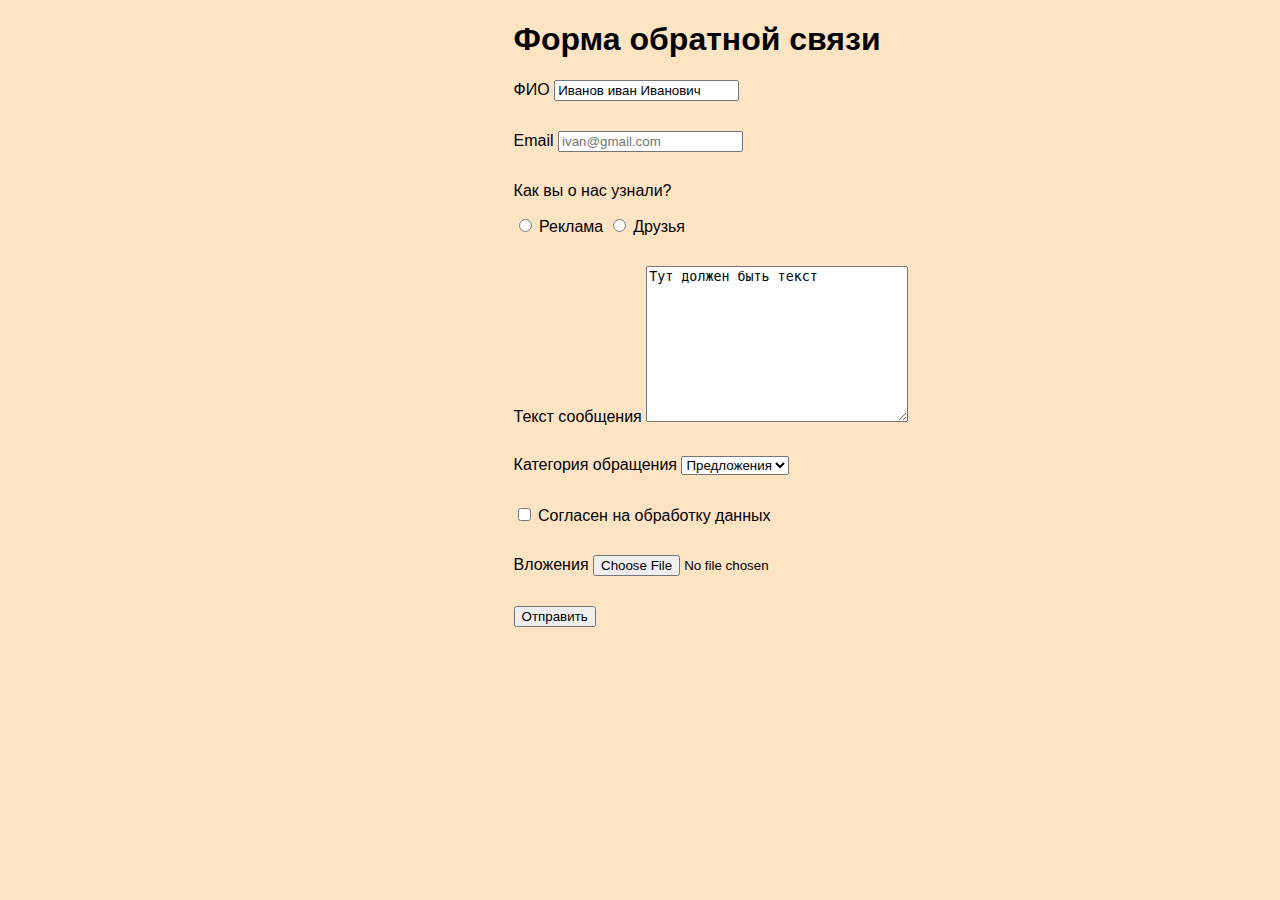
<file: lab2/index.html>
<!DOCTYPE html>
<html lang="en">
<head>
    <meta charset="UTF-8">
    <meta http-equiv="X-UA-Compatible" content="IE=edge">
    <meta name="viewport" content="width=device-width, initial-scale=1.0">
    <title>Форма обратной связи</title>
    <link rel="stylesheet" href="style.css">
</head>
<body>
    <main>
      
        <h1>Форма обратной связи</h1>

        <input type="hidden" name="user_id" value="7">

        <form method="POST" action="http://httpbin.org/post" enctype="multipart/form-data">
            <div class="form-group">
            <label for="fio">ФИО</label>
            <input type="text" id="fio" name="fio" value="Иванов иван Иванович">
            </div>

            <div class="form-group">
              <label for="email">Email</label>
              <input type="email" name="email" id="email" placeholder="ivan@gmail.com" required>
            </div>

            <div class="form-group">
                <p> Как вы о нас узнали?</p>

                <input type="radio" name="source" id="advertising" value="advertising">
                <label for="advertising"> Реклама </label>
                 
                <input type="radio" name="source" id="friends" value="friends">
                <label for="friends"> Друзья </label>
            </div>
            <div class="form-group">
                <label for="msg">Текст сообщения</label>
                 <textarea name="msg" id="msg" cols="30" rows="10">Тут должен быть текст</textarea>
            </div>

            <div class="form-group">
                <label for="categore">Категория обращения</label>
                <select name="category" id="category" >
                    <option value="proposal">Предложения</option>
                    <option value="feedback">Отзыв</option>
                </select>
            </div>
            
            <div class="form-group">
                <input type="checkbox" name="agreement" id="agreement">
                <label for="agreement">Согласен на обработку данных</label>
            </div>

            <div class="form-group">
                <label for="attachment">Вложения</label>
                <input type="file" name="attachment" id="attachment">
            </div>
            
            <div class="form-group">
            <input type="submit" value="Отправить">
            </div>
        </form>
        
    </main>
    
</body>

</html>
</file>
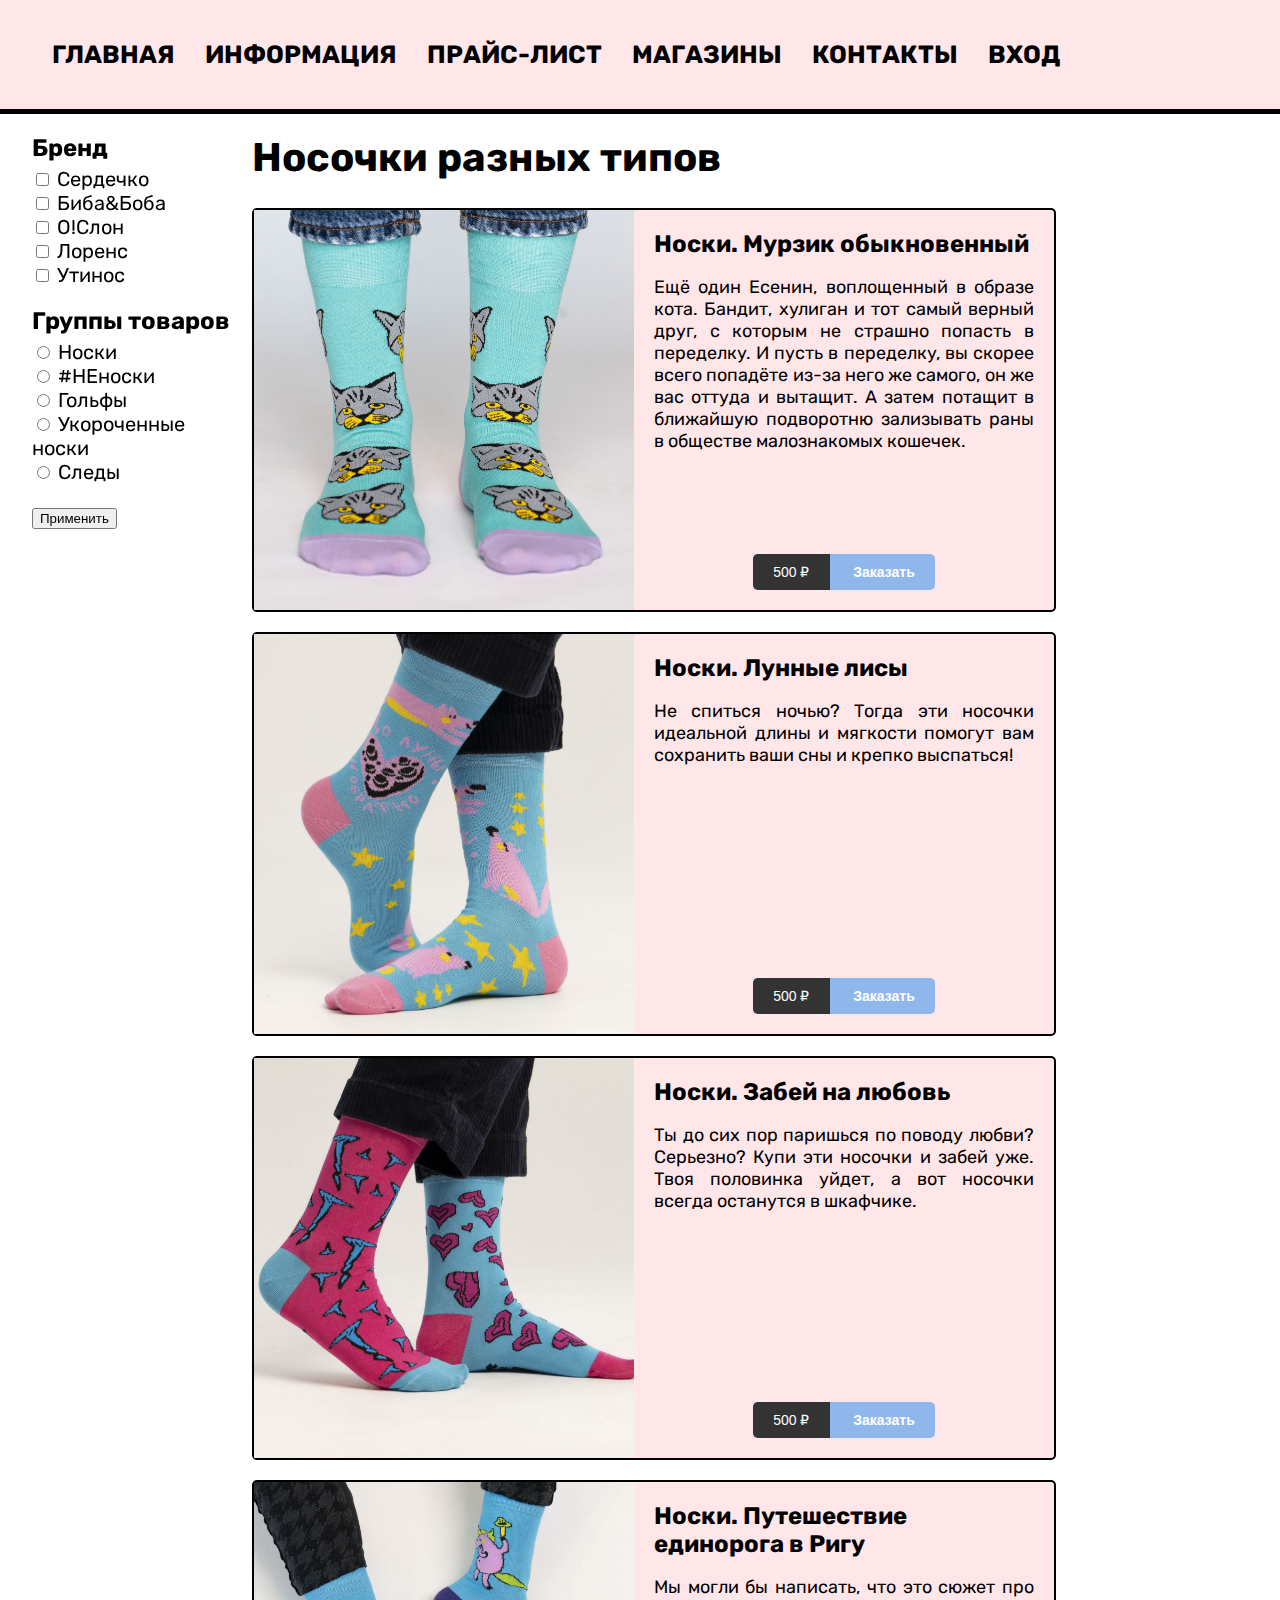
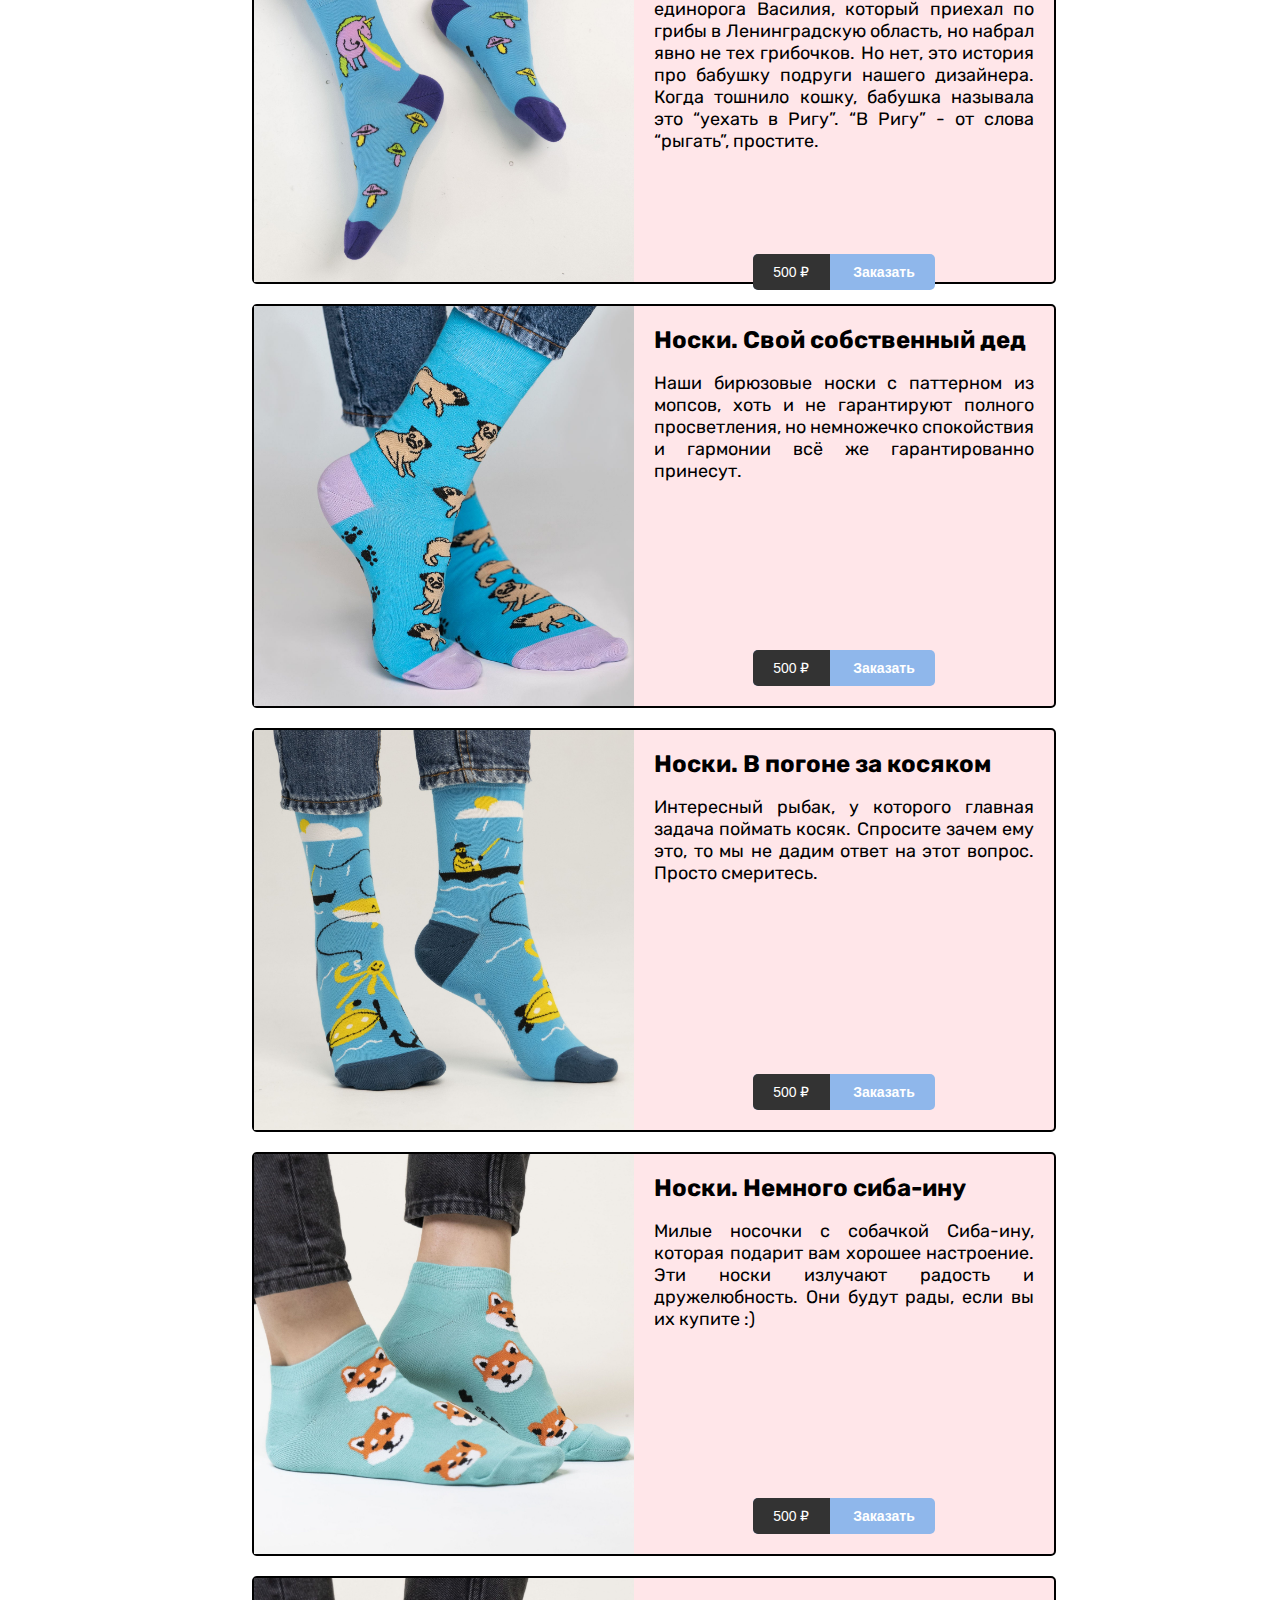
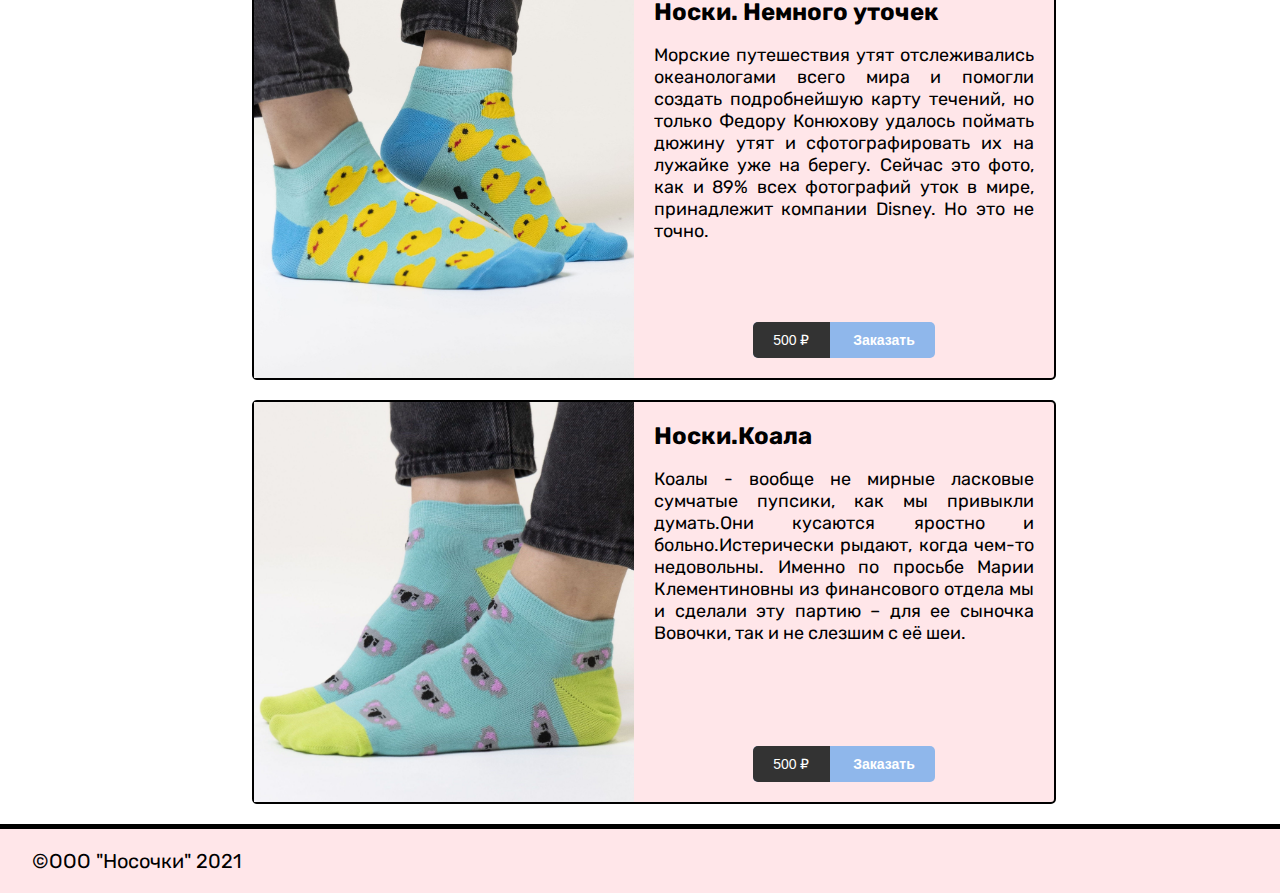
<file: lab3/index.html>
<!DOCTYPE html>
<html lang="en">
<head>
    <meta charset="UTF-8">
    <meta name="viewport" content="width=device-width, initial-scale=1.0">
    <title>Интернет-магазин</title>
    <link rel="preconnect" href="https://fonts.googleapis.com">
<link rel="preconnect" href="https://fonts.gstatic.com" crossorigin>
<link href="https://fonts.googleapis.com/css2?family=Rubik:ital@1&display=swap" rel="stylesheet">
    <link rel="stylesheet" href="styles.css">
</head>
<body>
    <header class="header clearfix">
        <div class="container">
            <nav>
                <div class="navigation">
                    <ul class="d-flex">
                        <li><a href="#">Главная</a></li>
                        <li><a href="#">Информация</a></li>
                        <li><a href="#">Прайс-лист</a></li>
                        <li><a href="#">Магазины</a></li>
                        <li><a href="#">Контакты</a></li>
                        <li class="profile"> <a href="#">Вход</a></li>
                    </ul>
                </div>
            </nav>
        </div>
    </header>

    <main>
        <div class="container clearfix">
            <aside class="sidebar">
                <form>
                    <section class="sidebar-section">
                        <header class="sidebar-header">Бренд</header>

                        <div class="form-group">
                            <input type="checkbox" name="manufacturer" id="manufacturer1">
                            <label for="manufacturer1">Сердечко</label>
                        </div>

                        <div class="form-group">
                            <input type="checkbox" name="manufacturer" id="manufacturer2">
                            <label for="manufacturer2">Биба&Боба</label>
                        </div>

                        <div class="form-group">
                            <input type="checkbox" name="manufacturer" id="manufacturer3">
                            <label for="manufacturer3">О!Слон</label>
                        </div>

                        <div class="form-group">
                            <input type="checkbox" name="manufacturer" id="manufacturer4">
                            <label for="manufacturer4">Лоренс</label>
                        </div>

                        <div class="form-group">
                            <input type="checkbox" name="manufacturer" id="manufacturer5">
                            <label for="manufacturer5">Утинос</label>
                        </div>
                    </section>

                    <section class="sidebar-section">
                        <header class="sidebar-header">Группы товаров</header>

                        <div class="form-group">
                            <input type="radio" name="group" id="group1">
                            <label for="group1">Носки</label>
                        </div>

                        <div class="form-group">
                            <input type="radio" name="group" id="group2">
                            <label for="group2">#НЕноски</label>
                        </div>

                        <div class="form-group">
                            <input type="radio" name="group" id="group3">
                            <label for="group3">Гольфы</label>
                        </div>

                        <div class="form-group">
                            <input type="radio" name="group" id="group4">
                            <label for="group4">Укороченные носки</label>
                        </div>

                        <div class="form-group">
                            <input type="radio" name="group" id="group 5">
                            <label for="group 5">Следы</label>
                        </div>
                    </section>

                    <div class="form-group">
                        <input class="apply-btn" type="submit" value="Применить">
                    </div>
                </form>
            </aside>

            <div class="goods-list">
                <h1 class="products-category-header">Носочки разных типов</h1>

                <div class="products-list">
                    <div class="product-card">
                        <div class="product-image">
                            <img src="img/socks1.jpg" alt="socks1">
                        </div>

                        <div class="product-details">
                            <header>Носки. Мурзик обыкновенный</header>

                            <p class="information">
                                Ещё один Есенин, воплощенный в образе кота. Бандит, хулиган и тот самый верный друг, с которым не страшно попасть в переделку. И пусть в переделку, вы скорее всего попадёте из-за него же самого, он же вас оттуда и вытащит. 
                                А затем потащит в ближайшую подворотню зализывать раны в обществе малознакомых кошечек. 
                            </p>

                            <div class="control">
                                <button class="btn">
                                    <span class="price">
                                        500 &#8381;
                                    </span>
                                    <span class="buy">Заказать</span>
                                </button>
                            </div>
                        </div>
                    </div>
                    <div class="product-card">
                        <div class="product-image">
                            <img src="img/socks2.jpg" alt="socks2">
                        </div>

                        <div class="product-details">
                            <header>Носки. Лунные лисы</header>

                            <p class="information">
                                Не спиться ночью? Тогда эти носочки идеальной длины и мягкости помогут вам сохранить ваши сны и крепко выспаться!
                            </p>

                            <div class="control">
                                <button class="btn">
                                    <span class="price">
                                        500 &#8381;
                                    </span>
                                    <span class="buy">Заказать</span>
                                </button>
                            </div>
                        </div>
                    </div>
                    <div class="product-card">
                        <div class="product-image">
                            <img src="img/socks3.jpg" alt="socks3">
                        </div>

                        <div class="product-details">
                            <header>Носки. Забей на любовь</header>

                            <p class="information">
                                Ты до сих пор паришься по поводу любви? Серьезно? Купи эти носочки и забей уже. 
                                Твоя половинка уйдет, а вот носочки всегда останутся в шкафчике.
                            </p>

                            <div class="control">
                                <button class="btn">
                                    <span class="price">
                                        500 &#8381;
                                    </span>
                                    <span class="buy">Заказать</span>
                                </button>
                            </div>
                        </div>
                    </div>
                    <div class="product-card">
                        <div class="product-image">
                            <img src="img/socks4.jpg" alt="socks4">
                        </div>

                        <div class="product-details">
                            <header>Носки. Путешествие единорога в Ригу</header>

                            <p class="information">
                                Мы могли бы написать, что это сюжет про единорога Василия, который приехал по грибы в Ленинградскую область, но набрал явно не тех грибочков. Но нет, это история про бабушку подруги нашего дизайнера. 
                                Когда тошнило кошку, бабушка называла это “уехать в Ригу”. “В Ригу” - от слова “рыгать”, простите. 
                            </p>

                            <div class="control">
                                <button class="btn">
                                    <span class="price">
                                        500 &#8381;
                                    </span>
                                    <span class="buy">Заказать</span>
                                </button>
                            </div>
                        </div>
                    </div>
                    <div class="product-card">
                        <div class="product-image">
                            <img src="img/socks5.jpg" alt="socks5">
                        </div>

                        <div class="product-details">
                            <header>Носки. Свой собственный дед</header>

                            <p class="information">
                                Наши бирюзовые носки с паттерном из мопсов, хоть и не гарантируют полного просветления, но немножечко спокойствия и гармонии всё же гарантированно принесут.
                            </p>

                            <div class="control">
                                <button class="btn">
                                    <span class="price">
                                        500 &#8381;
                                    </span>
                                    <span class="buy">Заказать</span>
                                </button>
                            </div>
                        </div>
                    </div>
                    <div class="product-card">
                        <div class="product-image">
                            <img src="img/socks6.jpg" alt="socks6">
                        </div>

                        <div class="product-details">
                            <header>Носки. В погоне за косяком</header>

                            <p class="information">
                                Интересный рыбак, у которого главная задача поймать косяк. Спросите зачем ему это, то мы не дадим ответ на этот вопрос. Просто смеритесь.
                            </p>

                            <div class="control">
                                <button class="btn">
                                    <span class="price">
                                        500 &#8381;
                                    </span>
                                    <span class="buy">Заказать</span>
                                </button>
                            </div>
                        </div>
                    </div>
                    <div class="product-card">
                        <div class="product-image">
                            <img src="img/socks7.jpg" alt="socks7">
                        </div>

                        <div class="product-details">
                            <header>Носки. Немного сиба-ину</header>

                            <p class="information">
                                Милые носочки с собачкой Сиба-ину, которая подарит вам хорошее настроение. Эти носки излучают радость и дружелюбность. Они будут рады, если вы их купите :) 
                            </p>

                            <div class="control">
                                <button class="btn">
                                    <span class="price">
                                        500 &#8381;
                                    </span>
                                    <span class="buy">Заказать</span>
                                </button>
                            </div>
                        </div>
                    </div>
                    <div class="product-card">
                        <div class="product-image">
                            <img src="img/socks8.jpg" alt="socks8">
                        </div>

                        <div class="product-details">
                            <header>Носки. Немного уточек</header>

                            <p class="information">
                                Морские путешествия утят отслеживались океанологами всего мира и помогли создать подробнейшую карту течений, но только Федору Конюхову удалось поймать дюжину утят и сфотографировать их на лужайке уже на берегу. Сейчас это фото, как и 89% всех фотографий уток в мире, принадлежит компании Disney. Но это не точно.
                            </p>

                            <div class="control">
                                <button class="btn">
                                    <span class="price">
                                        500 &#8381;
                                    </span>
                                    <span class="buy">Заказать</span>
                                </button>
                            </div>
                        </div>
                    </div>
                    <div class="product-card">
                        <div class="product-image">
                            <img src="img/socks9.jpg" alt="socks9">
                        </div>

                        <div class="product-details">
                            <header>Носки.Коала</header>

                            <p class="information">
                                Коалы - вообще не мирные ласковые сумчатые пупсики, как мы привыкли думать.Они кусаются яростно и больно.Истерически рыдают, когда чем-то недовольны. Именно по просьбе Марии Клементиновны из финансового отдела мы и сделали эту партию – для ее сыночка Вовочки, так и не слезшим с её шеи.
                            </p>

                            <div class="control">
                                <button class="btn">
                                    <span class="price">
                                        500 &#8381;
                                    </span>
                                    <span class="buy">Заказать</span>
                                </button>
                            </div>
                        </div>
                    </div>
                    
                    
                </div>

            </div>

        </div>
    </main>

    <footer class="footer">
        <div class="container">
            &copy;ООО "Носочки" 2021 
        </div>
    </footer>

</body>
</html>
</file>
<file: lab2/style.css>
.form-group {
    margin-bottom:  30px;
    color: rgb(0, 0, 0);
   
}
main {
    margin-left: 40%;
    font-family: sans-serif;
   
}
body {
  background-color: bisque;
}
</file>
<file: lab3/styles.css>
html {
    font-size: 20px;
}



body {
    margin: 0;
    font-family: 'Rubik', sans-serif;
}


.container {
    width: 95%;
    margin: 0 auto;
}

.header {
    background-color: rgb(255, 230, 233);
    padding: 20px 0;
    border-bottom: 5px solid rgb(0, 0, 0);
    position: sticky;
    top: 0;
    z-index: 1;
}


.profile {
    margin-left: auto;
}

.navigation ul {
    margin: 20px;
    padding: 0;
    list-style: none;
    
}

.navigation li {
    display: inline;
    margin-right: 10px;
    
}

.navigation li:last-child {
    margin-right: 0;
    
}

.navigation a, .profile a {
    text-decoration: none;
    color: black;
    text-transform: uppercase;
    font-weight: bold;
    margin-right: 15px;
    font-size: 25px;
    
}

.sidebar {
    width: 200px;
    padding: 20px 20px 20px 0;
    float: left;
    position: sticky;
    top: 68px;
}

.sidebar-header {
    font-weight: bold;
    margin-bottom: 5px;
    font-size: 1.2rem;
}

.sidebar-section {
    margin-bottom: 20px;
}

.sidebar-section:last-child {
    margin-bottom: 0;
}

.goods-list {
    padding: 20px;
    margin-left: 200px;
}

.products-category-header {
    margin-top: 0;
}

.products-list {
    display: flex;
    flex-wrap: wrap;
    gap: 20px;
}

.product-card {
    height: 400px;
    width: 800px;
    border: 2px solid rgb(0, 0, 0);
    background-color: rgb(255, 230, 233);
    border-radius: 5px;
    display: flex;
}

.product-image {
    width: 50%;
    height: 100%;
    overflow: hidden;
}

.product-image img {
    height: 100%;
    margin-left: 50%;
    transform: translateX(-50%);
}

.product-details {
    width: 50%;
    height: 100%;
    padding: 20px;
}

.product-details header {
    font-weight: bold;
    font-size: 1.2rem;
}

.product-details .information {
    text-align: justify;
    height: 65%;
    overflow: hidden;
    font-size: 0.9rem;
}

.control {
    text-align: center;
}

.product-details .btn {
    background-color: #8fb7eb;
    color: white;
    border: none;
    outline: none;
    border-radius: 5px;
    cursor: pointer;
    padding: 0;
    overflow: hidden;
}

.product-details .btn span {
    padding: 10px 20px;
    display: inline-block;
    font-size: 0.7rem;
}

.product-details .btn .price {
    background-color: rgb(51, 51, 51);
    width: auto;
    height: auto;
}

.product-details .btn .buy {
    font-weight: bold;
}

.footer {
    border-top: 5px solid rgb(0, 0, 0);
    background-color: rgb(255, 230, 233);
    padding: 20px 0;
    margin-top: auto;
}

@media (max-width: 768px) {
    .d-flex {
        -ms-flex-direction: column;
        align-items: center;
    }

    .navigation {
        padding: 5px;
    }

    .header {
        position: static;
    }
    
    .profile {
        margin-left: 0;
    }
}
</file>
